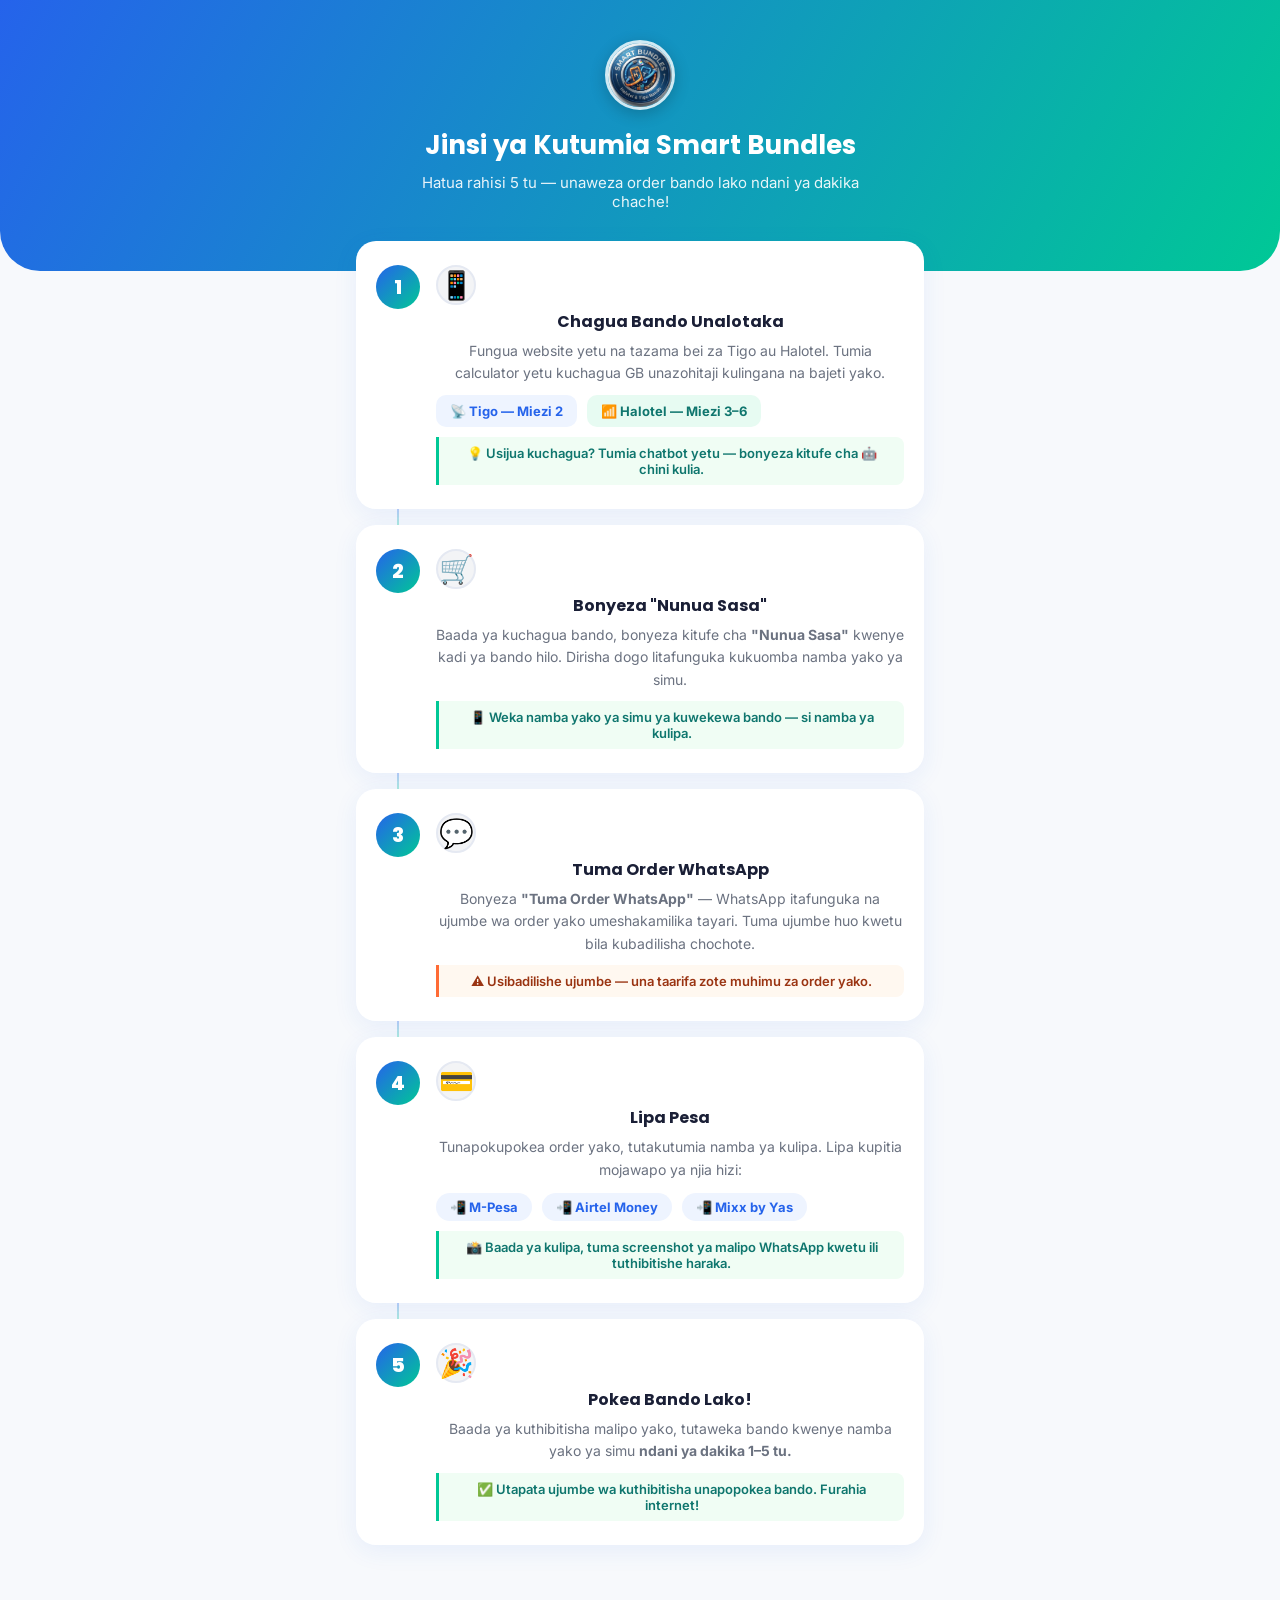
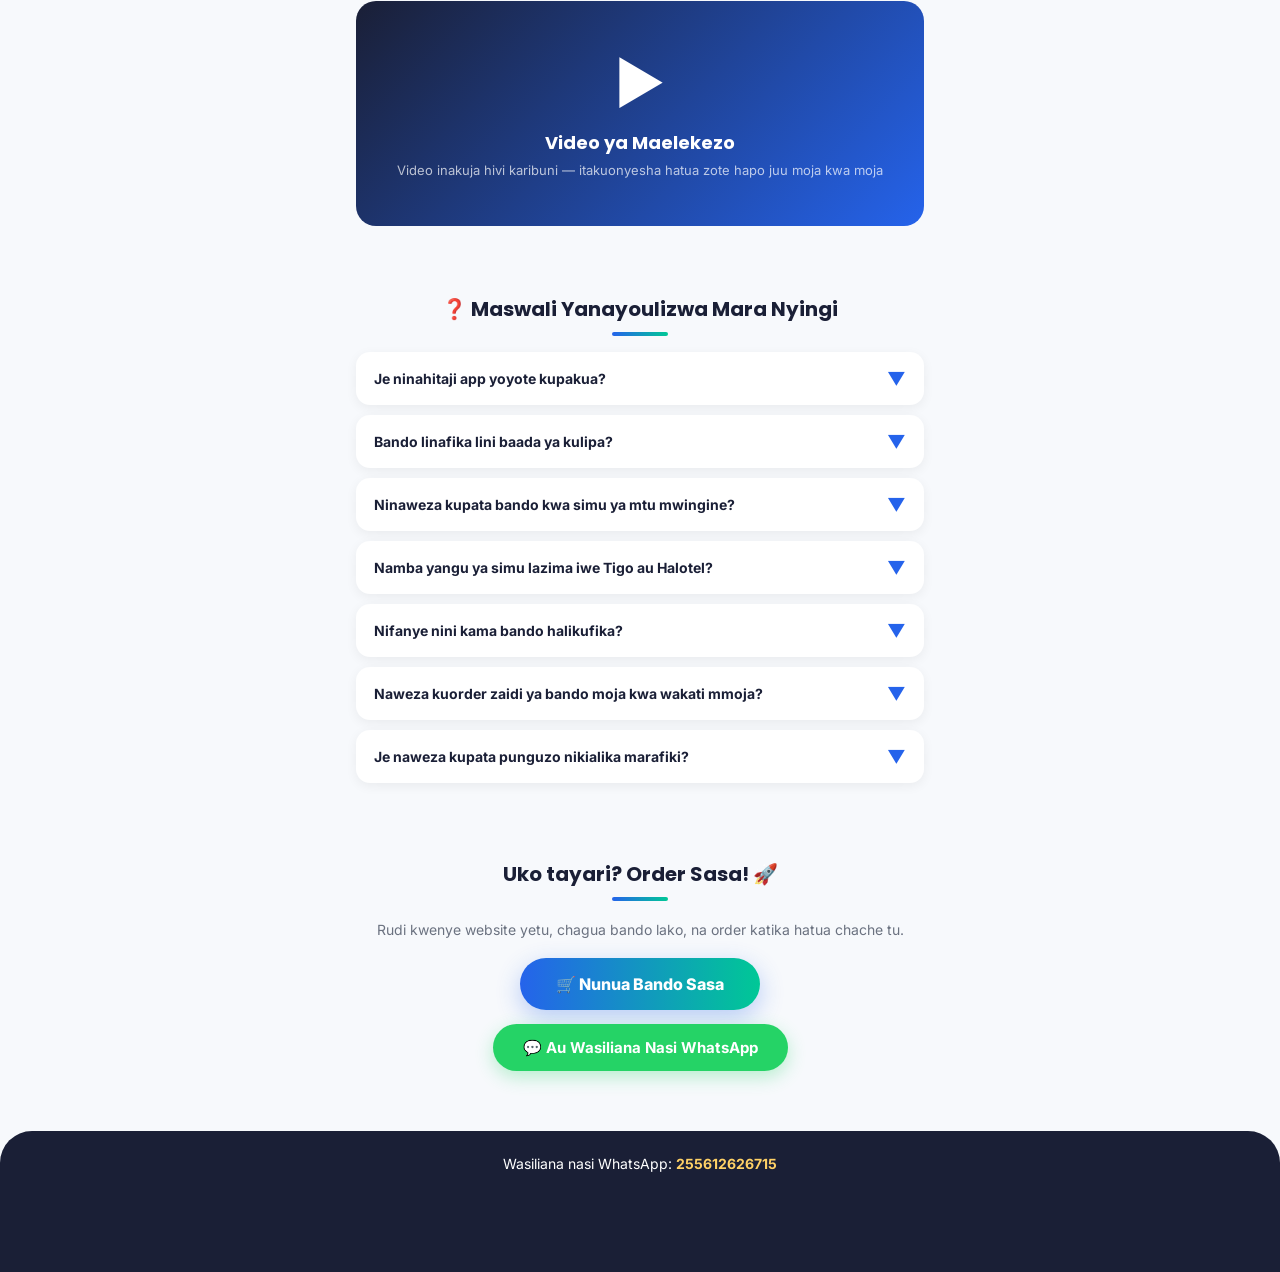
<file: jinsi.html>
<!DOCTYPE html>
<html lang="sw">
<head>
    <meta charset="UTF-8">
    <meta name="viewport" content="width=device-width, initial-scale=1.0">
    <title>Jinsi ya Kutumia Smart Bundles</title>
    <link rel="preconnect" href="https://fonts.googleapis.com">
    <link rel="preconnect" href="https://fonts.gstatic.com" crossorigin>
    <link href="https://fonts.googleapis.com/css2?family=Poppins:wght@600;700;800&family=Inter:wght@400;500;600;700&display=swap" rel="stylesheet">
    <link rel="stylesheet" href="style.css">
    <link rel="icon" href="images/logo.png" type="image/png">
    <style>
        /* ===== PAGE SPECIFIC STYLES ===== */
        .guide-hero {
            background: linear-gradient(120deg, #2563EB 0%, #00C896 100%);
            color: white;
            padding: 40px 20px 60px;
            text-align: center;
            border-radius: 0 0 40px 40px;
        }
        .guide-hero h1 {
            font-size: 26px;
            margin: 12px 0 8px;
        }
        .guide-hero p {
            font-size: 15px;
            opacity: 0.9;
            max-width: 480px;
            margin: 0 auto;
        }
        .guide-logo {
            width: 70px; height: 70px;
            border-radius: 50%;
            border: 3px solid rgba(255,255,255,0.8);
            box-shadow: 0 4px 16px rgba(0,0,0,0.2);
        }

        /* ===== STEP CARDS ===== */
        .steps-wrap {
            max-width: 600px;
            margin: -30px auto 0;
            padding: 0 16px 40px;
        }
        .step-card {
            background: white;
            border-radius: 20px;
            padding: 24px 20px;
            margin-bottom: 16px;
            box-shadow: 0 6px 24px rgba(37,99,235,0.08);
            display: flex;
            gap: 16px;
            align-items: flex-start;
            position: relative;
            animation: fadeUp 0.4s ease both;
        }
        .step-card:nth-child(1){ animation-delay: 0.05s; }
        .step-card:nth-child(2){ animation-delay: 0.10s; }
        .step-card:nth-child(3){ animation-delay: 0.15s; }
        .step-card:nth-child(4){ animation-delay: 0.20s; }
        .step-card:nth-child(5){ animation-delay: 0.25s; }

        @keyframes fadeUp {
            from { opacity:0; transform: translateY(18px); }
            to   { opacity:1; transform: translateY(0); }
        }

        .step-num {
            width: 44px; height: 44px;
            border-radius: 50%;
            background: linear-gradient(135deg, #2563EB, #00C896);
            color: white;
            font-family: 'Poppins', sans-serif;
            font-size: 20px;
            font-weight: 800;
            display: flex;
            align-items: center;
            justify-content: center;
            flex-shrink: 0;
        }
        .step-body { flex: 1; }
        .step-body h3 {
            font-size: 16px;
            margin: 0 0 6px;
            color: #1A1F36;
        }
        .step-body p {
            font-size: 14px;
            color: #6B7280;
            margin: 0;
            line-height: 1.6;
        }
        .step-body .step-note {
            margin-top: 10px;
            background: #F0FDF4;
            border-left: 3px solid #00C896;
            padding: 8px 12px;
            border-radius: 0 8px 8px 0;
            font-size: 13px;
            color: #0F766E;
            font-weight: 600;
        }
        .step-body .step-warn {
            margin-top: 10px;
            background: #FFF8F0;
            border-left: 3px solid #FF6B35;
            padding: 8px 12px;
            border-radius: 0 8px 8px 0;
            font-size: 13px;
            color: #9A3412;
            font-weight: 600;
        }
        .step-icon {
            font-size: 28px;
            margin-bottom: 4px;
        }

        /* connector line between steps */
        .step-card:not(:last-child)::after {
            content: '';
            position: absolute;
            left: 41px;
            bottom: -16px;
            width: 2px;
            height: 16px;
            background: linear-gradient(to bottom, #2563EB, #00C896);
            opacity: 0.3;
        }

        /* ===== PAYMENT METHODS ===== */
        .pay-methods {
            display: flex;
            gap: 10px;
            flex-wrap: wrap;
            margin-top: 12px;
        }
        .pay-chip {
            background: #EEF4FF;
            color: #2563EB;
            border-radius: 50px;
            padding: 6px 14px;
            font-size: 13px;
            font-weight: 700;
        }

        /* ===== FAQ SECTION ===== */
        .faq-section {
            max-width: 600px;
            margin: 0 auto 40px;
            padding: 0 16px;
        }
        .faq-section h2 {
            font-size: 20px;
            text-align: center;
            margin-bottom: 16px;
            color: #1A1F36;
        }
        .faq-item {
            background: white;
            border-radius: 14px;
            margin-bottom: 10px;
            box-shadow: 0 3px 12px rgba(0,0,0,0.06);
            overflow: hidden;
        }
        .faq-q {
            padding: 16px 18px;
            font-weight: 700;
            font-size: 14px;
            cursor: pointer;
            display: flex;
            justify-content: space-between;
            align-items: center;
            color: #1A1F36;
            user-select: none;
        }
        .faq-q:hover { background: #F8FAFF; }
        .faq-arrow {
            font-size: 18px;
            transition: transform 0.25s;
            color: #2563EB;
            flex-shrink: 0;
        }
        .faq-a {
            display: none;
            padding: 0 18px 16px;
            font-size: 14px;
            color: #6B7280;
            line-height: 1.7;
            border-top: 1px solid #F0F2F7;
        }
        .faq-item.open .faq-a { display: block; }
        .faq-item.open .faq-arrow { transform: rotate(180deg); }

        /* ===== NETWORK BADGES ===== */
        .network-row {
            display: flex;
            gap: 10px;
            margin-top: 10px;
            flex-wrap: wrap;
        }
        .net-badge {
            border-radius: 10px;
            padding: 8px 14px;
            font-size: 13px;
            font-weight: 700;
        }
        .net-tigo { background: #EEF4FF; color: #2563EB; }
        .net-halo { background: #E7FBF2; color: #0F766E; }

        /* ===== CTA BOTTOM ===== */
        .cta-bottom {
            max-width: 600px;
            margin: 0 auto 60px;
            padding: 0 16px;
            text-align: center;
        }
        .cta-bottom h2 {
            font-size: 20px;
            margin-bottom: 6px;
        }
        .cta-bottom p {
            font-size: 14px;
            color: #6B7280;
            margin-bottom: 20px;
        }
        .cta-btn {
            display: inline-block;
            background: linear-gradient(90deg, #2563EB, #00C896);
            color: white;
            padding: 16px 36px;
            border-radius: 50px;
            font-weight: 800;
            font-size: 16px;
            text-decoration: none;
            box-shadow: 0 8px 24px rgba(37,99,235,0.3);
            transition: transform 0.2s, filter 0.2s;
        }
        .cta-btn:hover {
            transform: translateY(-2px);
            filter: brightness(1.06);
        }
        .wa-cta {
            display: inline-block;
            margin-top: 14px;
            background: #25D366;
            color: white;
            padding: 14px 30px;
            border-radius: 50px;
            font-weight: 700;
            font-size: 15px;
            text-decoration: none;
            box-shadow: 0 6px 18px rgba(37,211,102,0.3);
        }

        /* ===== VIDEO SECTION ===== */
        .video-section {
            max-width: 600px;
            margin: 0 auto 32px;
            padding: 0 16px;
        }
        .video-placeholder {
            background: linear-gradient(135deg, #1A1F36, #2563EB);
            border-radius: 20px;
            padding: 48px 20px;
            text-align: center;
            color: white;
        }
        .video-placeholder .play-icon {
            font-size: 56px;
            margin-bottom: 12px;
        }
        .video-placeholder h3 { font-size: 18px; margin: 0 0 6px; }
        .video-placeholder p { font-size: 13px; opacity: 0.7; margin: 0; }

        /* responsive */
        @media (max-width: 480px) {
            .guide-hero h1 { font-size: 22px; }
            .step-card { padding: 18px 14px; gap: 12px; }
            .step-num { width: 38px; height: 38px; font-size: 17px; }
        }
    </style>
</head>
<body>

<!-- HERO -->
<div class="guide-hero">
    <img src="images/logo.png" class="guide-logo" alt="Smart Bundles">
    <h1>Jinsi ya Kutumia Smart Bundles</h1>
    <p>Hatua rahisi 5 tu — unaweza order bando lako ndani ya dakika chache!</p>
</div>

<!-- STEPS -->
<div class="steps-wrap">

    <!-- STEP 1 -->
    <div class="step-card">
        <div class="step-num">1</div>
        <div class="step-body">
            <div class="step-icon">📱</div>
            <h3>Chagua Bando Unalotaka</h3>
            <p>Fungua website yetu na tazama bei za Tigo au Halotel. Tumia calculator yetu kuchagua GB unazohitaji kulingana na bajeti yako.</p>
            <div class="network-row">
                <span class="net-badge net-tigo">📡 Tigo — Miezi 2</span>
                <span class="net-badge net-halo">📶 Halotel — Miezi 3–6</span>
            </div>
            <div class="step-note">💡 Usijua kuchagua? Tumia chatbot yetu — bonyeza kitufe cha 🤖 chini kulia.</div>
        </div>
    </div>

    <!-- STEP 2 -->
    <div class="step-card">
        <div class="step-num">2</div>
        <div class="step-body">
            <div class="step-icon">🛒</div>
            <h3>Bonyeza "Nunua Sasa"</h3>
            <p>Baada ya kuchagua bando, bonyeza kitufe cha <strong>"Nunua Sasa"</strong> kwenye kadi ya bando hilo. Dirisha dogo litafunguka kukuomba namba yako ya simu.</p>
            <div class="step-note">📱 Weka namba yako ya simu ya kuwekewa bando — si namba ya kulipa.</div>
        </div>
    </div>

    <!-- STEP 3 -->
    <div class="step-card">
        <div class="step-num">3</div>
        <div class="step-body">
            <div class="step-icon">💬</div>
            <h3>Tuma Order WhatsApp</h3>
            <p>Bonyeza <strong>"Tuma Order WhatsApp"</strong> — WhatsApp itafunguka na ujumbe wa order yako umeshakamilika tayari. Tuma ujumbe huo kwetu bila kubadilisha chochote.</p>
            <div class="step-warn">⚠️ Usibadilishe ujumbe — una taarifa zote muhimu za order yako.</div>
        </div>
    </div>

    <!-- STEP 4 -->
    <div class="step-card">
        <div class="step-num">4</div>
        <div class="step-body">
            <div class="step-icon">💳</div>
            <h3>Lipa Pesa</h3>
            <p>Tunapokupokea order yako, tutakutumia namba ya kulipa. Lipa kupitia mojawapo ya njia hizi:</p>
            <div class="pay-methods">
                <span class="pay-chip">📲 M-Pesa</span>
                <span class="pay-chip">📲 Airtel Money</span>
                <span class="pay-chip">📲 Mixx by Yas</span>
            </div>
            <div class="step-note">📸 Baada ya kulipa, tuma screenshot ya malipo WhatsApp kwetu ili tuthibitishe haraka.</div>
        </div>
    </div>

    <!-- STEP 5 -->
    <div class="step-card">
        <div class="step-num">5</div>
        <div class="step-body">
            <div class="step-icon">🎉</div>
            <h3>Pokea Bando Lako!</h3>
            <p>Baada ya kuthibitisha malipo yako, tutaweka bando kwenye namba yako ya simu <strong>ndani ya dakika 1–5 tu.</strong></p>
            <div class="step-note">✅ Utapata ujumbe wa kuthibitisha unapopokea bando. Furahia internet!</div>
        </div>
    </div>

</div>

<!-- VIDEO PLACEHOLDER -->
<div class="video-section">
    <div class="video-placeholder">
        <div class="play-icon">▶️</div>
        <h3>Video ya Maelekezo</h3>
        <p>Video inakuja hivi karibuni — itakuonyesha hatua zote hapo juu moja kwa moja</p>
    </div>
</div>

<!-- FAQ -->
<div class="faq-section">
    <h2>❓ Maswali Yanayoulizwa Mara Nyingi</h2>

    <div class="faq-item">
        <div class="faq-q" onclick="toggleFaq(this)">
            Je ninahitaji app yoyote kupakua?
            <span class="faq-arrow">▼</span>
        </div>
        <div class="faq-a">Hapana! Unahitaji tu WhatsApp (ambayo tayari una) na njia ya kulipa kama M-Pesa. Hakuna app ya kupakua.</div>
    </div>

    <div class="faq-item">
        <div class="faq-q" onclick="toggleFaq(this)">
            Bando linafika lini baada ya kulipa?
            <span class="faq-arrow">▼</span>
        </div>
        <div class="faq-a">Tunatuma bando ndani ya dakika 1–5 baada ya kuthibitisha malipo yako. Kama umepita dakika 10 bila kupokea, wasiliana nasi moja kwa moja WhatsApp.</div>
    </div>

    <div class="faq-item">
        <div class="faq-q" onclick="toggleFaq(this)">
            Ninaweza kupata bando kwa simu ya mtu mwingine?
            <span class="faq-arrow">▼</span>
        </div>
        <div class="faq-a">Ndiyo! Wakati wa order, weka namba ya simu unayotaka kuwekewa bando — si lazima iwe namba yako mwenyewe. Unaweza kuwekea mke, mtoto, au rafiki yako.</div>
    </div>

    <div class="faq-item">
        <div class="faq-q" onclick="toggleFaq(this)">
            Namba yangu ya simu lazima iwe Tigo au Halotel?
            <span class="faq-arrow">▼</span>
        </div>
        <div class="faq-a">Ndiyo — tunaomba ujulishe ni mtandao gani unaoambia namba yako. Bando la Tigo linawekwa kwenye Tigo tu, na Halotel kwenye Halotel tu.</div>
    </div>

    <div class="faq-item">
        <div class="faq-q" onclick="toggleFaq(this)">
            Nifanye nini kama bando halikufika?
            <span class="faq-arrow">▼</span>
        </div>
        <div class="faq-a">Wasiliana nasi moja kwa moja WhatsApp na screenshot ya malipo yako. Tutasuluhisha tatizo au kurudisha pesa yako — hakuna wasiwasi.</div>
    </div>

    <div class="faq-item">
        <div class="faq-q" onclick="toggleFaq(this)">
            Naweza kuorder zaidi ya bando moja kwa wakati mmoja?
            <span class="faq-arrow">▼</span>
        </div>
        <div class="faq-a">Ndiyo! Unaweza kuorder idadi yoyote ya bando. Tuma orders moja moja au tuambie WhatsApp unataka GB ngapi — tutakusaidia kupanga.</div>
    </div>

    <div class="faq-item">
        <div class="faq-q" onclick="toggleFaq(this)">
            Je naweza kupata punguzo nikialika marafiki?
            <span class="faq-arrow">▼</span>
        </div>
        <div class="faq-a">Ndiyo! Tumia Referral System yetu — nenda sehemu ya "Shirikisha Rafiki" kwenye website, pata code yako ya kipekee, na ukishirikisha rafiki akanunua, unapata punguzo la 500 TZS kwenye bando lako lijalo!</div>
    </div>

</div>

<!-- CTA -->
<div class="cta-bottom">
    <h2>Uko tayari? Order Sasa! 🚀</h2>
    <p>Rudi kwenye website yetu, chagua bando lako, na order katika hatua chache tu.</p>
    <a href="index.html" class="cta-btn">🛒 Nunua Bando Sasa</a>
    <br>
    <a href="https://wa.me/255612626715?text=Habari%2C%20ninahitaji%20msaada%20wa%20kuorder%20bando" 
       class="wa-cta" target="_blank" rel="noopener">
        💬 Au Wasiliana Nasi WhatsApp
    </a>
</div>

<footer>
    <p>Wasiliana nasi WhatsApp:
        <a href="https://wa.me/255612626715" target="_blank" rel="noopener">255612626715</a>
    </p>
</footer>

<script>
function toggleFaq(el) {
    var item = el.parentElement;
    var wasOpen = item.classList.contains('open');
    document.querySelectorAll('.faq-item').forEach(function(i){ i.classList.remove('open'); });
    if (!wasOpen) item.classList.add('open');
}
</script>

</body>
</html>
</file>
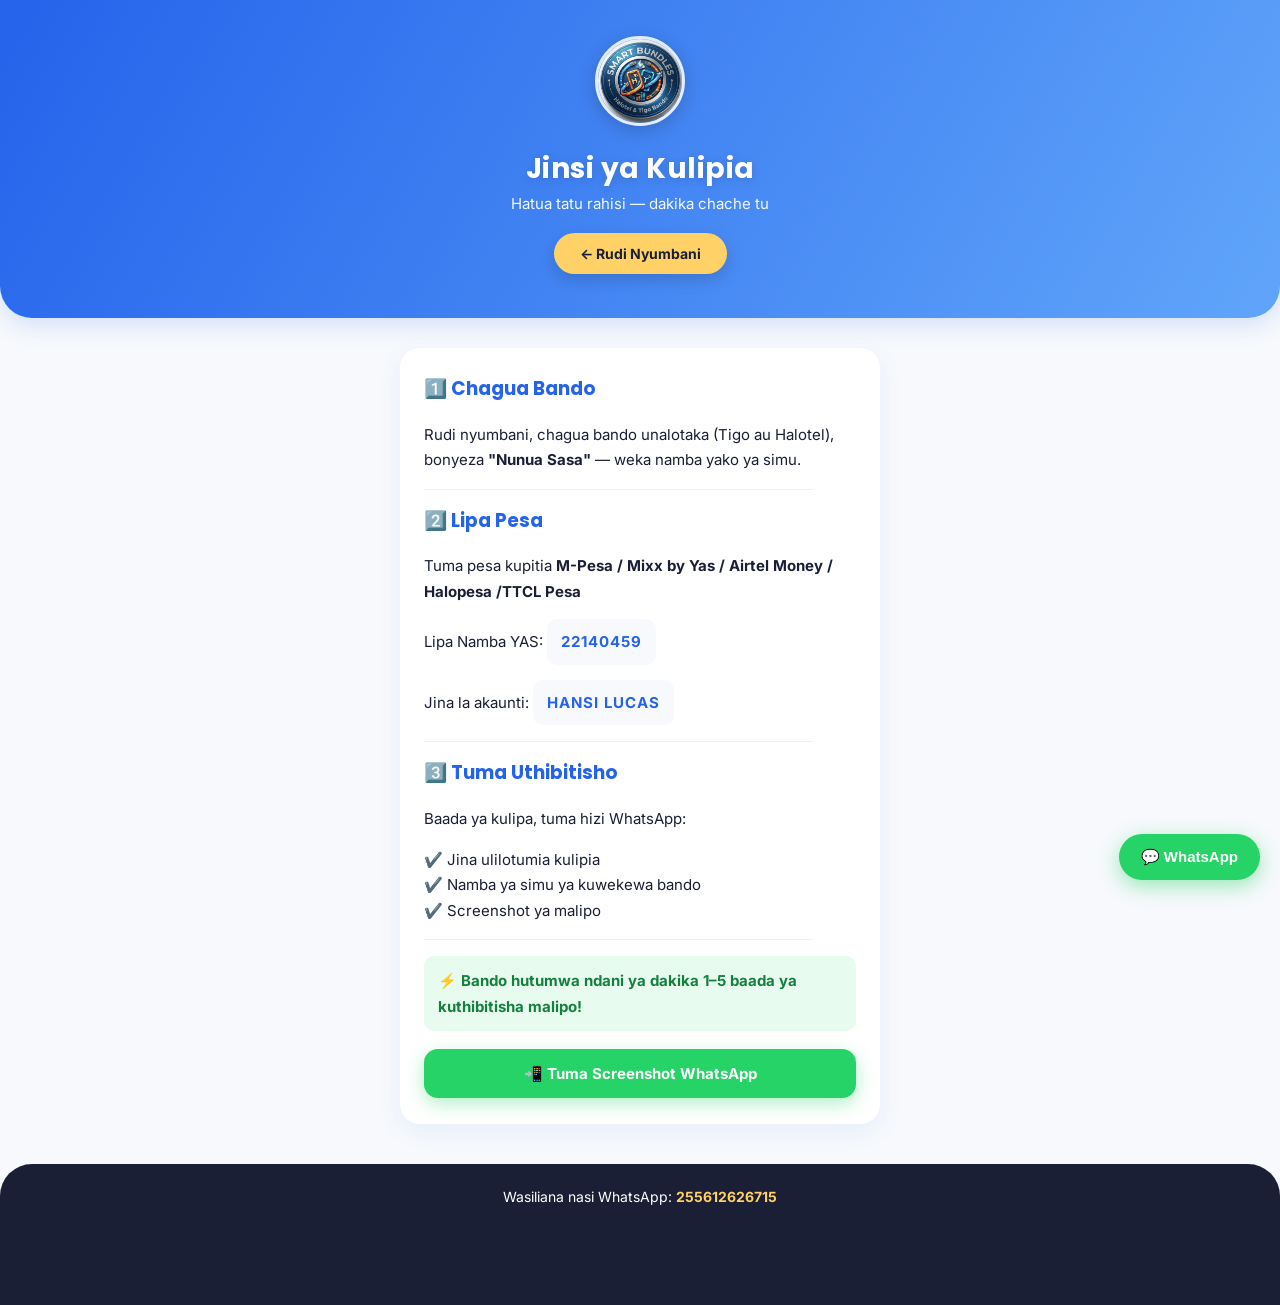
<file: payment.html>
<!DOCTYPE html>
<html lang="sw">
<head>
<meta charset="UTF-8">
<meta name="viewport" content="width=device-width, initial-scale=1.0">
<title>Jinsi ya Kulipia — Smart Bundles</title>
<link rel="preconnect" href="https://fonts.googleapis.com">
<link rel="preconnect" href="https://fonts.gstatic.com" crossorigin>
<link href="https://fonts.googleapis.com/css2?family=Poppins:wght@600;700;800&family=Inter:wght@400;500;600;700&display=swap" rel="stylesheet">
<link rel="stylesheet" href="style.css">
<link rel="icon" href="images/logo.png" type="image/png">
</head>
<body>

<header>
    <img src="images/logo.png" class="logo" alt="Smart Bundles Logo">
    <h1>Jinsi ya Kulipia</h1>
    <p>Hatua tatu rahisi — dakika chache tu</p>
    <a href="index.html" class="pay-btn">← Rudi Nyumbani</a>
</header>

<div class="payment-card">
    <h3>1️⃣ Chagua Bando</h3>
    <p>Rudi nyumbani, chagua bando unalotaka (Tigo au Halotel), bonyeza <strong>"Nunua Sasa"</strong> — weka namba yako ya simu.</p>

    <hr style="border:none;height:1px;background:#EEF2F9;margin:16px 0">

    <h3>2️⃣ Lipa Pesa</h3>
    <p>Tuma pesa kupitia <strong>M-Pesa / Mixx by Yas / Airtel Money / Halopesa /TTCL Pesa</strong></p>
    <p>Lipa Namba YAS: <span class="highlight">22140459</span></p>
    <p>Jina la akaunti: <span class="highlight">HANSI LUCAS</span></p>

    <hr style="border:none;height:1px;background:#EEF2F9;margin:16px 0">

    <h3>3️⃣ Tuma Uthibitisho</h3>
    <p>Baada ya kulipa, tuma hizi WhatsApp:</p>
    <p>✔️ Jina ulilotumia kulipia<br>
       ✔️ Namba ya simu ya kuwekewa bando<br>
       ✔️ Screenshot ya malipo</p>

    <hr style="border:none;height:1px;background:#EEF2F9;margin:16px 0">

    <p class="success">⚡ Bando hutumwa ndani ya dakika 1–5 baada ya kuthibitisha malipo!</p>

    <a href="https://wa.me/255612626715?text=Habari%21%20Nimemaliza%20kulipa%20bando.%20Hii%20ni%20taarifa%20yangu%3A"
       class="wa-btn" target="_blank" rel="noopener"
       style="display:block;text-align:center;margin-top:18px;border-radius:14px;padding:15px">
        📲 Tuma Screenshot WhatsApp
    </a>
</div>

<footer>
    <p>Wasiliana nasi WhatsApp:
        <a href="https://wa.me/255612626715" target="_blank" rel="noopener">255612626715</a>
    </p>
</footer>

<div class="wa-wrapper">
    <div id="waOptions" class="wa-options">
        <a href="https://wa.me/255612626715?text=Habari%2C%20ninahitaji%20bando" target="_blank">📦 Ninahitaji bando</a>
        <a href="https://wa.me/255612626715?text=Habari%2C%20je%20bado%20bando%20zipo%3F" target="_blank">⚡ Bado bando zipo?</a>
        <a href="https://wa.me/255612626715?text=Habari%2C%20naomba%20ofa%20za%20leo" target="_blank">🔥 Ofa za leo</a>
    </div>
    <button class="wa-float" onclick="toggleWA()">💬 WhatsApp</button>
</div>

<script>
function toggleWA() {
    var menu = document.getElementById("waOptions");
    menu.style.display = (menu.style.display === "block") ? "none" : "block";
}
document.addEventListener("click", function(e) {
    var wrapper = document.querySelector(".wa-wrapper");
    var menu = document.getElementById("waOptions");
    if (menu.style.display === "block" && !wrapper.contains(e.target)) {
        menu.style.display = "none";
    }
});
</script>

</body>
</html>
</file>
<file: style.css>
/* ============================================
   SMART BUNDLES — Modern Bright Theme
   ============================================ */

:root {
    --blue: #2563EB;
    --blue-light: #60A5FA;
    --tigo: #FF6B35;
    --halotel: #00C896;
    --yellow: #FFD166;
    --bg: #F7F9FC;
    --card-bg: #FFFFFF;
    --text: #1A1F36;
    --text-light: #6B7280;
    --radius: 16px;
    --shadow: 0 8px 24px rgba(37, 99, 235, 0.08);
    --shadow-hover: 0 14px 32px rgba(37, 99, 235, 0.16);
}

* {
    box-sizing: border-box;
}

body {
    font-family: 'Inter', Arial, sans-serif;
    margin: 0;
    background: var(--bg);
    color: var(--text);
    text-align: center;
    -webkit-text-size-adjust: 100%;
}

h1, h2, h3, h4 {
    font-family: 'Poppins', 'Inter', Arial, sans-serif;
    font-weight: 700;
}

/* ============ HEADER ============ */
header {
    background: linear-gradient(120deg, var(--blue) 0%, var(--blue-light) 50%, var(--halotel) 100%);
    background-size: 200% 200%;
    animation: gradientShift 8s ease infinite;
    color: white;
    padding: 36px 20px 44px;
    border-radius: 0 0 32px 32px;
    box-shadow: 0 6px 24px rgba(37,99,235,0.18);
    position: relative;
    overflow: hidden;
}

@keyframes gradientShift {
    0% { background-position: 0% 50%; }
    50% { background-position: 100% 50%; }
    100% { background-position: 0% 50%; }
}

.logo {
    width: 90px;
    height: 90px;
    border-radius: 50%;
    margin-bottom: 12px;
    border: 3px solid rgba(255,255,255,0.85);
    box-shadow: 0 4px 18px rgba(0,0,0,0.18);
}

header h1 {
    margin: 6px 0 4px;
    font-size: 28px;
    letter-spacing: 0.5px;
    text-shadow: 0 2px 10px rgba(0,0,0,0.15);
}

header p {
    margin: 0 0 14px;
    font-size: 15px;
    opacity: 0.95;
}

.pay-btn {
    display: inline-block;
    margin-top: 6px;
    padding: 12px 26px;
    background: var(--yellow);
    color: #1A1F36;
    text-decoration: none;
    border-radius: 50px;
    font-weight: 700;
    font-size: 14px;
    box-shadow: 0 6px 16px rgba(0,0,0,0.15);
    transition: transform 0.2s, box-shadow 0.2s;
}

.pay-btn:hover {
    transform: translateY(-2px) scale(1.03);
    box-shadow: 0 10px 22px rgba(0,0,0,0.2);
}

/* ============ SEARCH ============ */
#search {
    width: 86%;
    max-width: 420px;
    padding: 14px 18px;
    margin: 24px auto 10px;
    display: block;
    border-radius: 50px;
    border: 2px solid #E5E9F2;
    font-size: 15px;
    outline: none;
    transition: border-color 0.2s, box-shadow 0.2s;
    background: white;
}

#search:focus {
    border-color: var(--blue);
    box-shadow: 0 0 0 4px rgba(37,99,235,0.12);
}

/* ============ TRUST ============ */
.trust {
    background: linear-gradient(135deg, #E7FBF2, #E0F7FA);
    margin: 20px auto;
    max-width: 600px;
    padding: 16px 20px;
    border-radius: var(--radius);
    box-shadow: var(--shadow);
}

.trust p {
    margin: 6px 0;
    font-size: 14px;
    font-weight: 600;
    color: #0F766E;
}

/* ============ WHATSAPP JOIN BANNER ============ */
.whatsapp-join {
    background: linear-gradient(135deg, #E9FBE9, #D8F8E2);
    padding: 24px 20px;
    margin: 30px auto;
    max-width: 600px;
    border-radius: var(--radius);
    box-shadow: var(--shadow);
}

.whatsapp-join h2 {
    color: #128C7E;
    margin-top: 0;
    font-size: 20px;
}

.whatsapp-join p {
    font-size: 14px;
    line-height: 1.7;
    color: var(--text-light);
}

.wa-btn {
    display: inline-block;
    margin-top: 14px;
    padding: 14px 28px;
    background: #25D366;
    color: white;
    text-decoration: none;
    border-radius: 50px;
    font-weight: 700;
    font-size: 15px;
    box-shadow: 0 6px 18px rgba(37,211,102,0.35);
    animation: pulse 2.4s infinite;
}

.wa-btn:hover {
    background: #128C7E;
}

/* ============ SECTION TITLES ============ */
h2 {
    font-size: 22px;
    margin: 36px 16px 10px;
    color: var(--text);
    position: relative;
    display: inline-block;
}

h2::after {
    content: '';
    display: block;
    width: 56px;
    height: 4px;
    margin: 8px auto 0;
    background: linear-gradient(90deg, var(--blue), var(--halotel));
    border-radius: 4px;
}

/* ============ STOCK BANNERS ============ */
.network-stock {
    width: 90%;
    max-width: 500px;
    margin: 14px auto;
    text-align: center;
    font-weight: 700;
    font-size: 15px;
    border-radius: 12px;
    padding: 10px;
}

.tigo-stock {
    background: #FFF1EA;
    color: var(--tigo);
    border: 1px solid #FFD9C4;
    animation: pulse 2.5s infinite;
}

.halotel-stock {
    background: #FFE9E9;
    color: #E11D48;
    border: 1px solid #FFC9C9;
    font-weight: 900;
    font-size: 16px;
    animation: pulse 1.6s infinite;
}

.warning {
    color: #E11D48;
    font-weight: 700;
    font-size: 14px;
    margin: 10px auto 18px;
}

@keyframes pulse {
    0% { transform: scale(1); opacity: 1; }
    50% { transform: scale(1.03); opacity: 0.85; }
    100% { transform: scale(1); opacity: 1; }
}

/* ============ CONTAINERS & CARDS ============ */
.container {
    display: flex;
    flex-wrap: wrap;
    justify-content: center;
    gap: 14px;
    padding: 0 16px;
    margin-bottom: 10px;
}

.card {
    background: var(--card-bg);
    padding: 18px 16px;
    width: 160px;
    border-radius: var(--radius);
    box-shadow: var(--shadow);
    transition: transform 0.25s, box-shadow 0.25s;
    position: relative;
    overflow: hidden;
    border: 1px solid #EEF2F9;
}

.container .card::before {
    content: '';
    position: absolute;
    top: 0; left: 0;
    width: 100%;
    height: 5px;
    background: linear-gradient(90deg, var(--blue), var(--halotel));
}

.card:hover {
    transform: translateY(-6px) scale(1.03);
    box-shadow: var(--shadow-hover);
}

.card h3 {
    margin: 6px 0 4px;
    font-size: 22px;
    color: var(--blue);
}

.card p {
    margin: 4px 0 12px;
    font-size: 16px;
    font-weight: 700;
    color: var(--text);
}

.card button {
    width: 100%;
    background: linear-gradient(90deg, var(--blue), var(--blue-light));
    color: white;
    padding: 11px;
    border: none;
    border-radius: 10px;
    font-weight: 700;
    font-size: 13px;
    cursor: pointer;
    transition: transform 0.15s, filter 0.15s;
}

.card button:hover {
    filter: brightness(1.08);
    transform: scale(1.02);
}

.card button.loading {
    background: #CBD5E1;
    color: #475569;
    cursor: not-allowed;
}

/* ============ REVIEWS SLIDER ============ */
.review-container {
    position: relative;
    max-width: 520px;
    margin: 24px auto;
    padding: 0 16px;
    overflow: hidden;
}

.review-slide {
    display: none;
    background: var(--card-bg);
    padding: 22px;
    border-radius: var(--radius);
    box-shadow: var(--shadow);
    text-align: center;
    animation: slideFade 0.7s ease;
}

.review-slide.active {
    display: block;
}

.review-slide .stars {
    color: var(--yellow);
    font-size: 20px;
    margin-bottom: 10px;
    filter: drop-shadow(0 1px 2px rgba(0,0,0,0.15));
}

.review-slide p {
    font-size: 15px;
    line-height: 1.6;
    color: var(--text);
}

.review-slide h4 {
    margin-top: 10px;
    color: var(--blue);
    font-size: 15px;
}

@keyframes slideFade {
    from { opacity: 0; transform: translateX(30px); }
    to { opacity: 1; transform: translateX(0); }
}

.dots {
    text-align: center;
    margin-top: 14px;
}

.dot {
    height: 10px;
    width: 10px;
    margin: 0 5px;
    display: inline-block;
    background: #D1D5DB;
    border-radius: 50%;
    transition: background 0.3s, transform 0.3s;
}

.dot.active {
    background: var(--blue);
    transform: scale(1.25);
}

/* ============ REVIEW FORM ============ */
.review-form {
    background: var(--card-bg);
    padding: 28px 22px;
    margin: 40px auto;
    width: 90%;
    max-width: 480px;
    border-radius: 20px;
    box-shadow: var(--shadow);
}

.review-form h2 {
    color: var(--blue);
    margin-top: 0;
}

.review-form input,
.review-form textarea {
    width: 100%;
    margin: 10px 0;
    padding: 13px 16px;
    border-radius: 12px;
    border: 2px solid #E5E9F2;
    font-family: inherit;
    font-size: 14px;
    outline: none;
    transition: border-color 0.2s;
}

.review-form input:focus,
.review-form textarea:focus {
    border-color: var(--blue);
}

.review-form textarea {
    height: 100px;
    resize: none;
}

.star-select {
    margin: 10px 0;
}

.star-select span {
    font-size: 28px;
    cursor: pointer;
    color: #D1D5DB;
    transition: transform 0.15s, color 0.15s;
    display: inline-block;
}

.star-select span:hover {
    color: var(--yellow);
    transform: scale(1.2);
}

#submitBtn {
    width: 100%;
    margin-top: 8px;
    padding: 14px;
    background: linear-gradient(90deg, var(--blue), var(--halotel));
    color: white;
    border: none;
    border-radius: 12px;
    font-weight: 700;
    font-size: 15px;
    cursor: pointer;
    transition: filter 0.2s, transform 0.2s;
}

#submitBtn:hover {
    filter: brightness(1.06);
    transform: translateY(-1px);
}

/* ============ REVIEWS LIST ============ */
hr {
    border: none;
    height: 1px;
    background: #E5E9F2;
    width: 90%;
    max-width: 600px;
    margin: 20px auto;
}

#reviews {
    margin: 20px auto 40px;
    width: 90%;
    max-width: 600px;
}

.review-card {
    background: var(--card-bg);
    margin: 14px 0;
    padding: 20px;
    border-radius: var(--radius);
    box-shadow: var(--shadow);
    text-align: left;
    animation: fadeIn 0.5s ease-in-out;
    transition: transform 0.2s, box-shadow 0.2s;
}

.review-card:hover {
    transform: scale(1.01);
    box-shadow: var(--shadow-hover);
}

.review-card h4 {
    color: var(--blue);
    margin: 6px 0 0;
    font-size: 14px;
}

.review-card .stars {
    color: var(--yellow);
    font-size: 16px;
}

@keyframes fadeIn {
    from { opacity: 0; transform: translateY(10px); }
    to { opacity: 1; transform: translateY(0); }
}

/* ============ FOOTER ============ */
footer {
    background: var(--text);
    color: white;
    padding: 24px 16px 100px;
    margin-top: 40px;
    border-radius: 32px 32px 0 0;
}

footer p {
    margin: 0;
    font-size: 14px;
}

footer a {
    color: var(--yellow);
    text-decoration: none;
    font-weight: 700;
}

/* ============ FLOATING WHATSAPP ============ */
.wa-wrapper {
    position: fixed;
    bottom: 20px;
    right: 20px;
    z-index: 1000;
    display: flex;
    flex-direction: column;
    align-items: flex-end;
}

.wa-float {
    background: #25D366;
    color: white;
    border: none;
    padding: 14px 22px;
    border-radius: 50px;
    cursor: pointer;
    font-weight: 700;
    font-size: 15px;
    box-shadow: 0 6px 20px rgba(37,211,102,0.45);
    animation: pulse 2s infinite;
    -webkit-tap-highlight-color: transparent;
}

.wa-options {
    display: none;
    margin-bottom: 10px;
    background: white;
    border-radius: 14px;
    box-shadow: 0 10px 30px rgba(0,0,0,0.18);
    overflow: hidden;
    min-width: 230px;
}

.wa-options a {
    display: block;
    padding: 13px 16px;
    text-decoration: none;
    color: var(--text);
    border-bottom: 1px solid #F0F2F7;
    font-size: 14px;
    font-weight: 600;
    text-align: left;
    transition: background 0.15s;
}

.wa-options a:last-child {
    border-bottom: none;
}

.wa-options a:hover {
    background: var(--bg);
}

/* ============ PAYMENT PAGE CARD ============ */
.payment-card {
    background: var(--card-bg);
    margin: 30px auto;
    padding: 26px 24px;
    width: 88%;
    max-width: 480px;
    border-radius: 20px;
    box-shadow: var(--shadow);
    text-align: left;
}

.payment-card h3 {
    color: var(--blue);
    margin-top: 0;
}

.payment-card p {
    font-size: 15px;
    line-height: 1.7;
}

.payment-card .highlight {
    background: var(--bg);
    border-radius: 10px;
    padding: 10px 14px;
    display: inline-block;
    font-weight: 700;
    letter-spacing: 1px;
    color: var(--blue);
}

.payment-card .success {
    color: #15803D;
    font-weight: 700;
    background: #E7FBEF;
    padding: 12px 14px;
    border-radius: 10px;
}

/* ============ RESPONSIVE ============ */
@media (max-width: 600px) {
    body { font-size: 16px; }
    header h1 { font-size: 24px; }
    h2 { font-size: 19px; }
    .card { width: 44%; min-width: 140px; padding: 14px 10px; }
    .card h3 { font-size: 19px; }
    .card p { font-size: 14px; }
    .card button { font-size: 12px; padding: 10px; }
    .wa-float { padding: 12px 18px; font-size: 14px; }
    .wa-options { width: 230px; }
}

/* ============ ACCESSIBILITY ============ */
a:focus-visible,
button:focus-visible,
input:focus-visible,
textarea:focus-visible {
    outline: 3px solid var(--blue);
    outline-offset: 2px;
}

@media (prefers-reduced-motion: reduce) {
    *, *::before, *::after {
        animation-duration: 0.01ms !important;
        animation-iteration-count: 1 !important;
        transition-duration: 0.01ms !important;
    }
}

/* ============ ORDER MODAL ============ */
.modal-overlay {
    display: none;
    position: fixed;
    inset: 0;
    background: rgba(26, 31, 54, 0.55);
    backdrop-filter: blur(4px);
    z-index: 2000;
    justify-content: center;
    align-items: center;
    padding: 16px;
    animation: fadeIn 0.2s ease;
}

.modal-box {
    background: white;
    border-radius: 24px;
    padding: 28px 24px 24px;
    width: 100%;
    max-width: 380px;
    position: relative;
    box-shadow: 0 20px 60px rgba(0,0,0,0.2);
    animation: modalPop 0.25s ease;
    text-align: center;
}

@keyframes modalPop {
    from { opacity: 0; transform: scale(0.92) translateY(20px); }
    to   { opacity: 1; transform: scale(1)    translateY(0); }
}

.modal-close {
    position: absolute;
    top: 14px; right: 16px;
    background: #F3F4F6;
    border: none;
    border-radius: 50%;
    width: 32px; height: 32px;
    font-size: 14px;
    cursor: pointer;
    color: #6B7280;
    line-height: 32px;
    padding: 0;
    transition: background 0.15s;
}

.modal-close:hover {
    background: #E5E9F2;
}

.modal-icon {
    font-size: 40px;
    margin-bottom: 6px;
}

.modal-box h3 {
    margin: 4px 0 2px;
    font-size: 20px;
    color: var(--text);
}

.modal-price {
    color: var(--blue);
    font-weight: 700;
    font-size: 17px;
    margin: 2px 0 12px;
}

.modal-box label {
    display: block;
    text-align: left;
    font-weight: 600;
    font-size: 14px;
    margin-bottom: 8px;
    color: var(--text);
}

.modal-box input[type="tel"] {
    width: 100%;
    padding: 14px 16px;
    border-radius: 12px;
    border: 2px solid #E5E9F2;
    font-size: 16px;
    outline: none;
    transition: border-color 0.2s;
    text-align: center;
    letter-spacing: 1px;
    box-sizing: border-box;
}

.modal-box input[type="tel"]:focus {
    border-color: var(--blue);
    box-shadow: 0 0 0 4px rgba(37,99,235,0.1);
}

.phone-error {
    font-size: 13px;
    color: #E11D48;
    min-height: 20px;
    margin: 6px 0 10px;
}

.modal-wa-btn {
    width: 100%;
    padding: 15px;
    background: linear-gradient(90deg, #25D366, #128C7E);
    color: white;
    border: none;
    border-radius: 14px;
    font-weight: 700;
    font-size: 16px;
    cursor: pointer;
    margin-top: 4px;
    transition: filter 0.2s, transform 0.15s;
    box-shadow: 0 6px 18px rgba(37,211,102,0.3);
}

.modal-wa-btn:hover {
    filter: brightness(1.07);
    transform: translateY(-1px);
}

.modal-wa-btn:disabled {
    background: #CBD5E1;
    color: #64748B;
    cursor: not-allowed;
    box-shadow: none;
    transform: none;
}

.modal-note {
    font-size: 12px;
    color: #9CA3AF;
    margin: 10px 0 0;
}

/* ============ CUSTOM GB CALCULATOR ============ */
.custom-gb-section {
    background: linear-gradient(135deg, #EEF4FF, #E0F7FA);
    border: 2px solid #C7DCF9;
    border-radius: 24px;
    padding: 28px 22px 24px;
    margin: 32px auto 10px;
    max-width: 480px;
    position: relative;
    text-align: center;
    box-shadow: 0 8px 28px rgba(37,99,235,0.1);
}

.custom-gb-badge {
    position: absolute;
    top: -13px;
    left: 50%;
    transform: translateX(-50%);
    background: linear-gradient(90deg, var(--blue), var(--halotel));
    color: white;
    font-size: 11px;
    font-weight: 800;
    letter-spacing: 1.5px;
    padding: 5px 16px;
    border-radius: 50px;
    white-space: nowrap;
}

.custom-gb-section h3 {
    margin: 8px 0 4px;
    font-size: 20px;
    color: var(--text);
}

.custom-gb-desc {
    font-size: 14px;
    color: var(--text-light);
    margin: 0 0 20px;
}

/* BIG GB DISPLAY */
.custom-gb-slider-wrap {
    margin-bottom: 14px;
}

.custom-gb-display {
    display: inline-flex;
    align-items: flex-end;
    gap: 6px;
    background: white;
    border-radius: 16px;
    padding: 14px 28px;
    box-shadow: 0 4px 16px rgba(37,99,235,0.12);
    margin-bottom: 16px;
}

#customGbValue {
    font-family: 'Poppins', sans-serif;
    font-size: 52px;
    font-weight: 800;
    color: var(--blue);
    line-height: 1;
    transition: all 0.15s;
}

.gb-label {
    font-size: 22px;
    font-weight: 700;
    color: var(--halotel);
    padding-bottom: 6px;
}

/* SLIDER */
.gb-slider {
    -webkit-appearance: none;
    appearance: none;
    width: 100%;
    height: 8px;
    border-radius: 8px;
    background: linear-gradient(90deg, var(--blue) 0%, var(--halotel) 100%);
    outline: none;
    cursor: pointer;
    margin: 4px 0 8px;
}

.gb-slider::-webkit-slider-thumb {
    -webkit-appearance: none;
    appearance: none;
    width: 28px;
    height: 28px;
    border-radius: 50%;
    background: white;
    border: 3px solid var(--blue);
    cursor: pointer;
    box-shadow: 0 2px 10px rgba(37,99,235,0.25);
    transition: transform 0.15s;
}

.gb-slider::-webkit-slider-thumb:hover {
    transform: scale(1.15);
}

.gb-slider::-moz-range-thumb {
    width: 28px;
    height: 28px;
    border-radius: 50%;
    background: white;
    border: 3px solid var(--blue);
    cursor: pointer;
    box-shadow: 0 2px 10px rgba(37,99,235,0.25);
}

.slider-labels {
    display: flex;
    justify-content: space-between;
    font-size: 12px;
    color: var(--text-light);
    font-weight: 600;
}

/* OR DIVIDER */
.custom-gb-or {
    font-size: 13px;
    color: #9CA3AF;
    margin: 10px 0;
    letter-spacing: 0.5px;
}

/* MANUAL INPUT */
.custom-gb-input-row {
    display: flex;
    align-items: center;
    justify-content: center;
    gap: 8px;
    margin-bottom: 16px;
}

.custom-gb-input-row input {
    width: 120px;
    padding: 12px 14px;
    border-radius: 12px;
    border: 2px solid #C7DCF9;
    font-size: 18px;
    font-weight: 700;
    text-align: center;
    color: var(--blue);
    outline: none;
    transition: border-color 0.2s;
    font-family: 'Poppins', sans-serif;
}

.custom-gb-input-row input:focus {
    border-color: var(--blue);
    box-shadow: 0 0 0 4px rgba(37,99,235,0.1);
}

.gb-unit {
    font-size: 18px;
    font-weight: 700;
    color: var(--halotel);
}

/* PRICE DISPLAY */
.custom-price-display {
    background: white;
    border-radius: 14px;
    padding: 14px 20px;
    margin: 0 0 8px;
    display: flex;
    justify-content: space-between;
    align-items: center;
    box-shadow: 0 2px 10px rgba(0,0,0,0.06);
    transition: opacity 0.3s;
}

.custom-price-label {
    font-size: 14px;
    color: var(--text-light);
    font-weight: 600;
}

.custom-price-val {
    font-size: 20px;
    font-weight: 800;
    color: var(--blue);
    font-family: 'Poppins', sans-serif;
}

.custom-price-note {
    font-size: 11px;
    color: #9CA3AF;
    margin: 4px 0 16px;
}

/* ORDER BUTTON */
.custom-order-btn {
    width: 100%;
    padding: 16px;
    background: linear-gradient(90deg, #25D366, #128C7E);
    color: white;
    border: none;
    border-radius: 14px;
    font-weight: 700;
    font-size: 16px;
    cursor: pointer;
    box-shadow: 0 6px 20px rgba(37,211,102,0.3);
    transition: filter 0.2s, transform 0.15s;
}

.custom-order-btn:hover {
    filter: brightness(1.07);
    transform: translateY(-1px);
}

/* ============ FLASH SALE ============ */
.flash-sale {
    background: linear-gradient(90deg, #1A1F36, #2563EB);
    color: white;
    padding: 14px 16px;
    text-align: center;
    position: sticky;
    top: 0;
    z-index: 999;
    box-shadow: 0 4px 16px rgba(37,99,235,0.35);
}
.flash-inner {
    display: flex;
    align-items: center;
    justify-content: center;
    gap: 12px;
    flex-wrap: wrap;
    font-size: 14px;
}
.flash-fire {
    background: #FFD166;
    color: #1A1F36;
    font-weight: 900;
    padding: 4px 12px;
    border-radius: 50px;
    font-size: 12px;
    letter-spacing: 1px;
    white-space: nowrap;
}
.flash-timer {
    font-family: 'Poppins', monospace;
    font-weight: 700;
    color: #FFD166;
    white-space: nowrap;
}
.flash-btn {
    background: #FFD166;
    color: #1A1F36;
    border: none;
    padding: 8px 18px;
    border-radius: 50px;
    font-weight: 800;
    cursor: pointer;
    font-size: 13px;
    white-space: nowrap;
    transition: transform 0.15s;
}
.flash-btn:hover { transform: scale(1.05); }

/* ============ ORDER TRACKER ============ */
.tracker-section {
    background: white;
    border-radius: 20px;
    padding: 24px 20px;
    margin: 28px auto;
    max-width: 480px;
    box-shadow: var(--shadow);
    text-align: center;
}
.tracker-section h3 { margin: 0 0 6px; font-size: 18px; }
.tracker-desc { color: var(--text-light); font-size: 14px; margin: 0 0 16px; }
.tracker-input-row {
    display: flex;
    gap: 8px;
    max-width: 360px;
    margin: 0 auto;
}
.tracker-input-row input {
    flex: 1;
    padding: 12px 14px;
    border-radius: 12px;
    border: 2px solid #E5E9F2;
    font-size: 15px;
    outline: none;
}
.tracker-input-row input:focus { border-color: var(--blue); }
.tracker-input-row button {
    padding: 12px 20px;
    border-radius: 12px;
    background: var(--blue);
    color: white;
    border: none;
    font-weight: 700;
    cursor: pointer;
    white-space: nowrap;
}
.tracker-result { margin-top: 16px; text-align: left; }
.tracker-error { color: #E11D48; font-weight: 600; text-align: center; }
.tracker-loading { color: var(--text-light); text-align: center; }
.tracker-notfound { color: var(--text-light); text-align: center; font-size: 14px; }
.tracker-found { padding: 4px 0; }
.tracker-bundle { font-size: 15px; margin: 0 0 16px; text-align: center; }
.tracker-steps {
    display: flex;
    align-items: center;
    justify-content: center;
    gap: 0;
    flex-wrap: nowrap;
    overflow-x: auto;
    padding: 8px 0;
}
.tracker-step {
    display: flex;
    flex-direction: column;
    align-items: center;
    gap: 6px;
    min-width: 60px;
}
.step-icon {
    width: 40px; height: 40px;
    border-radius: 50%;
    background: #E5E9F2;
    display: flex; align-items: center; justify-content: center;
    font-size: 18px;
    border: 3px solid #E5E9F2;
    transition: all 0.3s;
}
.tracker-step.done .step-icon { background: #E7FBF2; border-color: var(--halotel); }
.tracker-step.active .step-icon { background: #EEF4FF; border-color: var(--blue); animation: pulse 1.5s infinite; }
.step-label { font-size: 11px; font-weight: 600; color: var(--text-light); text-align: center; }
.tracker-step.done .step-label { color: var(--halotel); }
.tracker-step.active .step-label { color: var(--blue); }
.step-line {
    flex: 1; height: 3px; background: #E5E9F2;
    min-width: 16px; margin-bottom: 18px;
    transition: background 0.3s;
}
.step-line.done { background: var(--halotel); }
.tracker-note { font-size: 13px; color: var(--text-light); margin-top: 12px; text-align: center; }

/* ============ TIGO CALCULATOR ============ */
.tigo-calc-section {
    background: linear-gradient(135deg, #EEF4FF, #E8F4FD);
    border: 2px solid #BFDBFE;
    border-radius: 24px;
    padding: 28px 22px 24px;
    margin: 16px auto 28px;
    max-width: 480px;
    position: relative;
    text-align: center;
    box-shadow: 0 8px 28px rgba(37,99,235,0.1);
}
.tigo-slider::-webkit-slider-thumb {
    border-color: #2563EB !important;
}

/* ============ CHATBOT ============ */
.chatbot-widget {
    position: fixed;
    bottom: 90px;
    left: 16px;
    width: 320px;
    max-width: calc(100vw - 32px);
    background: white;
    border-radius: 20px;
    box-shadow: 0 12px 40px rgba(0,0,0,0.18);
    z-index: 1500;
    overflow: hidden;
    border: 1px solid #E5E9F2;
}
.chatbot-header {
    background: linear-gradient(90deg, var(--blue), var(--halotel));
    color: white;
    padding: 14px 18px;
    font-weight: 700;
    font-size: 15px;
    cursor: pointer;
    display: flex;
    justify-content: space-between;
    align-items: center;
    user-select: none;
}
.chatbot-body {
    display: flex;
    flex-direction: column;
    height: 380px;
}
.chatbot-messages {
    flex: 1;
    overflow-y: auto;
    padding: 14px 12px;
    display: flex;
    flex-direction: column;
    gap: 10px;
    background: #F7F9FC;
}
.chatbot-suggestions {
    padding: 10px 12px;
    display: flex;
    flex-wrap: wrap;
    gap: 6px;
    border-top: 1px solid #EEF2F9;
    background: white;
    max-height: 130px;
    overflow-y: auto;
}
.chatbot-suggestions button {
    background: #EEF4FF;
    color: var(--blue);
    border: 1px solid #BFDBFE;
    padding: 6px 12px;
    border-radius: 50px;
    font-size: 12px;
    font-weight: 600;
    cursor: pointer;
    white-space: nowrap;
    transition: background 0.15s;
}
.chatbot-suggestions button:hover { background: #DBEAFE; }
.chatbot-input-row {
    display: flex;
    gap: 6px;
    padding: 10px 12px;
    border-top: 1px solid #EEF2F9;
    background: white;
}
.chatbot-input-row input {
    flex: 1;
    padding: 10px 14px;
    border-radius: 50px;
    border: 2px solid #E5E9F2;
    font-size: 14px;
    outline: none;
}
.chatbot-input-row input:focus { border-color: var(--blue); }
.chatbot-input-row button {
    background: var(--blue);
    color: white;
    border: none;
    border-radius: 50%;
    width: 38px; height: 38px;
    font-size: 16px;
    cursor: pointer;
    flex-shrink: 0;
}
.chat-msg {
    display: flex;
    max-width: 88%;
}
.chat-msg.bot { align-self: flex-start; }
.chat-msg.user { align-self: flex-end; flex-direction: row-reverse; }
.chat-msg span {
    background: white;
    padding: 10px 14px;
    border-radius: 16px;
    font-size: 13px;
    line-height: 1.55;
    box-shadow: 0 2px 8px rgba(0,0,0,0.07);
}
.chat-msg.user span {
    background: var(--blue);
    color: white;
}
.chat-suggestions {
    display: flex;
    flex-wrap: wrap;
    gap: 6px;
    margin-top: 4px;
    align-self: flex-start;
}
.chat-suggestions button {
    background: #EEF4FF;
    color: var(--blue);
    border: 1px solid #BFDBFE;
    padding: 5px 12px;
    border-radius: 50px;
    font-size: 12px;
    cursor: pointer;
    font-weight: 600;
    transition: background 0.15s;
}
.chat-suggestions button:hover { background: #DBEAFE; }

@media (max-width: 600px) {
    .chatbot-widget { width: calc(100vw - 32px); bottom: 85px; left: 16px; }
    .chatbot-body { height: 320px; }
    .flash-inner { font-size: 12px; gap: 8px; }
    .tracker-steps { gap: 0; }
    .step-icon { width: 34px; height: 34px; font-size: 15px; }
}

/* ============ CHATBOT ============ */
.chatbot-toggle {
    position: fixed;
    bottom: 90px;
    right: 20px;
    z-index: 1100;
    background: linear-gradient(135deg, #2563EB, #00C896);
    color: white;
    border: none;
    width: 56px;
    height: 56px;
    border-radius: 50%;
    font-size: 24px;
    cursor: pointer;
    box-shadow: 0 6px 20px rgba(37,99,235,0.4);
    display: flex;
    align-items: center;
    justify-content: center;
    transition: transform 0.2s, box-shadow 0.2s;
    -webkit-tap-highlight-color: transparent;
}
.chatbot-toggle:hover { transform: scale(1.08); }
.chatbot-toggle .badge {
    position: absolute;
    top: -4px; right: -4px;
    background: #FF6B35;
    color: white;
    font-size: 10px;
    font-weight: 800;
    width: 18px; height: 18px;
    border-radius: 50%;
    display: flex; align-items: center; justify-content: center;
    border: 2px solid white;
}

.chatbot-window {
    display: none;
    position: fixed;
    bottom: 160px;
    right: 20px;
    width: 320px;
    max-height: 480px;
    background: white;
    border-radius: 20px;
    box-shadow: 0 16px 48px rgba(0,0,0,0.18);
    z-index: 1100;
    flex-direction: column;
    overflow: hidden;
    animation: chatPop 0.25s ease;
}
.chatbot-window.open { display: flex; }

@keyframes chatPop {
    from { opacity: 0; transform: scale(0.9) translateY(20px); }
    to   { opacity: 1; transform: scale(1) translateY(0); }
}

.chat-header {
    background: linear-gradient(90deg, #2563EB, #00C896);
    color: white;
    padding: 14px 16px;
    display: flex;
    align-items: center;
    gap: 10px;
    flex-shrink: 0;
}
.chat-header-avatar {
    width: 34px; height: 34px;
    background: rgba(255,255,255,0.25);
    border-radius: 50%;
    display: flex; align-items: center; justify-content: center;
    font-size: 18px;
    flex-shrink: 0;
}
.chat-header-info { flex: 1; }
.chat-header-info strong { font-size: 14px; display: block; }
.chat-header-info span { font-size: 11px; opacity: 0.85; }
.chat-header-close {
    background: none; border: none; color: white;
    font-size: 20px; cursor: pointer; padding: 0;
    opacity: 0.8; line-height: 1;
}

.chat-messages {
    flex: 1;
    overflow-y: auto;
    padding: 14px 12px;
    display: flex;
    flex-direction: column;
    gap: 10px;
}

.chat-bubble {
    max-width: 84%;
    padding: 10px 13px;
    border-radius: 16px;
    font-size: 13px;
    line-height: 1.5;
    animation: bubbleFade 0.3s ease;
}
@keyframes bubbleFade {
    from { opacity: 0; transform: translateY(8px); }
    to   { opacity: 1; transform: translateY(0); }
}
.chat-bubble.bot {
    background: #F3F4F6;
    color: #1A1F36;
    align-self: flex-start;
    border-bottom-left-radius: 4px;
}
.chat-bubble.user {
    background: linear-gradient(90deg, #2563EB, #1D9FD5);
    color: white;
    align-self: flex-end;
    border-bottom-right-radius: 4px;
}
.chat-bubble.typing {
    background: #F3F4F6;
    align-self: flex-start;
    padding: 12px 16px;
}
.typing-dots span {
    display: inline-block;
    width: 7px; height: 7px;
    background: #9CA3AF;
    border-radius: 50%;
    margin: 0 2px;
    animation: typingBounce 1.2s infinite;
}
.typing-dots span:nth-child(2) { animation-delay: 0.2s; }
.typing-dots span:nth-child(3) { animation-delay: 0.4s; }
@keyframes typingBounce {
    0%,80%,100% { transform: translateY(0); }
    40% { transform: translateY(-6px); }
}

.chat-quick-replies {
    display: flex;
    flex-wrap: wrap;
    gap: 6px;
    margin-top: 4px;
    align-self: flex-start;
    max-width: 100%;
}
.quick-btn {
    background: white;
    border: 1.5px solid #2563EB;
    color: #2563EB;
    border-radius: 50px;
    padding: 6px 12px;
    font-size: 12px;
    font-weight: 600;
    cursor: pointer;
    transition: background 0.15s, color 0.15s;
    white-space: nowrap;
    -webkit-tap-highlight-color: transparent;
}
.quick-btn:hover {
    background: #2563EB;
    color: white;
}

.chat-input-row {
    display: flex;
    gap: 8px;
    padding: 10px 12px;
    border-top: 1px solid #F0F2F7;
    flex-shrink: 0;
}
.chat-input-row input {
    flex: 1;
    padding: 9px 13px;
    border-radius: 50px;
    border: 1.5px solid #E5E9F2;
    font-size: 13px;
    outline: none;
    transition: border-color 0.2s;
}
.chat-input-row input:focus { border-color: #2563EB; }
.chat-send-btn {
    background: #2563EB;
    color: white;
    border: none;
    border-radius: 50%;
    width: 36px; height: 36px;
    font-size: 16px;
    cursor: pointer;
    flex-shrink: 0;
    display: flex; align-items: center; justify-content: center;
    transition: background 0.15s;
}
.chat-send-btn:hover { background: #1D4ED8; }

@media (max-width: 600px) {
    .chatbot-window {
        width: calc(100vw - 24px);
        right: 12px;
        bottom: 150px;
        max-height: 420px;
    }
    .chatbot-toggle { right: 12px; bottom: 82px; }
}

/* ============ FLASH SALE BANNER ============ */
.flash-banner {
    display: none;
    background: linear-gradient(90deg, #FF6B35, #E11D48);
    color: white;
    padding: 14px 20px;
    margin: 0;
    position: sticky;
    top: 0;
    z-index: 900;
    box-shadow: 0 4px 16px rgba(225,29,72,0.3);
    animation: flashPulse 2s infinite;
}
.flash-banner.visible { display: block; }
@keyframes flashPulse {
    0%,100% { box-shadow: 0 4px 16px rgba(225,29,72,0.3); }
    50%      { box-shadow: 0 4px 28px rgba(225,29,72,0.55); }
}
.flash-banner-inner {
    max-width: 700px;
    margin: 0 auto;
    display: flex;
    align-items: center;
    justify-content: space-between;
    gap: 12px;
    flex-wrap: wrap;
}
.flash-banner-text strong { font-size: 15px; display: block; }
.flash-banner-text span  { font-size: 13px; opacity: 0.9; }
.flash-timer {
    display: flex;
    gap: 8px;
    align-items: center;
}
.timer-block {
    background: rgba(255,255,255,0.18);
    border-radius: 8px;
    padding: 6px 10px;
    text-align: center;
    min-width: 44px;
}
.timer-block .t-num {
    font-size: 20px;
    font-weight: 800;
    font-family: 'Poppins', sans-serif;
    display: block;
    line-height: 1;
}
.timer-block .t-label {
    font-size: 9px;
    opacity: 0.8;
    letter-spacing: 0.5px;
    text-transform: uppercase;
}
.timer-sep { font-size: 20px; font-weight: 800; opacity: 0.7; }

.flash-sale-section {
    display: none;
    margin: 28px auto;
    max-width: 740px;
    padding: 0 16px;
}
.flash-sale-section.visible { display: block; }
.flash-sale-header {
    display: flex;
    align-items: center;
    gap: 10px;
    margin-bottom: 14px;
}
.flash-sale-header h2 {
    margin: 0;
    font-size: 20px;
    color: #E11D48;
}
.flash-sale-header h2::after { display: none; }
.flash-tag {
    background: #FF6B35;
    color: white;
    font-size: 11px;
    font-weight: 800;
    padding: 4px 10px;
    border-radius: 50px;
    letter-spacing: 1px;
    animation: flashPulse 1.8s infinite;
}
.sale-cards-row {
    display: flex;
    flex-wrap: wrap;
    gap: 12px;
}
.sale-card {
    background: white;
    border: 2px solid #FF6B35;
    border-radius: var(--radius);
    padding: 14px 12px;
    min-width: 140px;
    flex: 1;
    text-align: center;
    position: relative;
    overflow: hidden;
}
.sale-card::before {
    content: 'SALE';
    position: absolute;
    top: 8px; right: -14px;
    background: #FF6B35;
    color: white;
    font-size: 9px;
    font-weight: 800;
    padding: 2px 18px;
    transform: rotate(45deg);
    letter-spacing: 1px;
}
.sale-card h3 { margin: 4px 0 2px; font-size: 20px; color: var(--blue); }
.sale-card .original-price {
    font-size: 12px;
    color: #9CA3AF;
    text-decoration: line-through;
    margin: 0;
}
.sale-card .sale-price {
    font-size: 17px;
    font-weight: 800;
    color: #E11D48;
    margin: 2px 0 10px;
}
.sale-card button {
    width: 100%;
    background: linear-gradient(90deg, #FF6B35, #E11D48);
    color: white;
    padding: 10px;
    border: none;
    border-radius: 10px;
    font-weight: 700;
    font-size: 13px;
    cursor: pointer;
    transition: filter 0.15s;
}
.sale-card button:hover { filter: brightness(1.08); }

/* ============ TIGO CALCULATOR ============ */
.tigo-calc-section {
    background: linear-gradient(135deg, #EEF4FF, #E8F0FF);
    border: 2px solid #BDD0F8;
    border-radius: 24px;
    padding: 28px 22px 24px;
    margin: 32px auto 10px;
    max-width: 480px;
    position: relative;
    text-align: center;
    box-shadow: 0 8px 28px rgba(37,99,235,0.1);
}
.tigo-calc-section .custom-gb-badge {
    background: linear-gradient(90deg, #FF6B35, #2563EB);
}
.tigo-calc-section h3 { margin: 8px 0 4px; font-size: 20px; }
.tigo-calc-section #tigoGbValue { color: #FF6B35; }
.tigo-gb-label { color: #2563EB; }

/* ============ ORDER TRACKER ============ */
.tracker-section {
    background: white;
    border-radius: 20px;
    padding: 24px 20px;
    margin: 32px auto;
    max-width: 480px;
    box-shadow: var(--shadow);
    border: 1px solid #EEF2F9;
}
.tracker-section h3 {
    margin: 0 0 6px;
    font-size: 18px;
    color: var(--blue);
}
.tracker-section p.tracker-desc {
    font-size: 13px;
    color: var(--text-light);
    margin: 0 0 16px;
}
.tracker-input-row {
    display: flex;
    gap: 8px;
    margin-bottom: 18px;
}
.tracker-input-row input {
    flex: 1;
    padding: 12px 14px;
    border-radius: 12px;
    border: 2px solid #E5E9F2;
    font-size: 15px;
    outline: none;
    transition: border-color 0.2s;
}
.tracker-input-row input:focus { border-color: var(--blue); }
.tracker-input-row button {
    padding: 12px 18px;
    border-radius: 12px;
    background: var(--blue);
    color: white;
    border: none;
    font-weight: 700;
    font-size: 14px;
    cursor: pointer;
    white-space: nowrap;
}
.tracker-steps {
    display: none;
}
.tracker-steps.visible { display: block; }
.tracker-phone-display {
    font-size: 13px;
    color: var(--text-light);
    margin-bottom: 14px;
}
.tracker-phone-display strong { color: var(--blue); }
.step-row {
    display: flex;
    align-items: flex-start;
    gap: 14px;
    margin-bottom: 18px;
    position: relative;
}
.step-row:not(:last-child)::after {
    content: '';
    position: absolute;
    left: 19px; top: 40px;
    width: 2px;
    height: calc(100% - 10px);
    background: #E5E9F2;
}
.step-row.done::after { background: var(--halotel); }
.step-icon {
    width: 40px; height: 40px;
    border-radius: 50%;
    display: flex; align-items: center; justify-content: center;
    font-size: 18px;
    flex-shrink: 0;
    background: #F3F4F6;
    border: 2px solid #E5E9F2;
    position: relative;
    z-index: 1;
}
.step-row.done .step-icon {
    background: #E7FBF2;
    border-color: var(--halotel);
}
.step-row.active .step-icon {
    background: #EEF4FF;
    border-color: var(--blue);
    animation: pulse 1.8s infinite;
}
.step-info { flex: 1; padding-top: 6px; }
.step-info strong { font-size: 14px; display: block; color: var(--text); }
.step-info span   { font-size: 12px; color: var(--text-light); }
.step-row.done .step-info strong { color: var(--halotel); }
.step-row.active .step-info strong { color: var(--blue); }

/* ============ REFERRAL ============ */
.referral-section {
    background: linear-gradient(135deg, #FFF8F0, #FFF0E6);
    border: 2px solid #FFD9C4;
    border-radius: 24px;
    padding: 28px 22px 24px;
    margin: 32px auto;
    max-width: 480px;
    text-align: center;
    position: relative;
}
.referral-badge {
    position: absolute;
    top: -13px;
    left: 50%;
    transform: translateX(-50%);
    background: linear-gradient(90deg, #FF6B35, #E11D48);
    color: white;
    font-size: 11px;
    font-weight: 800;
    letter-spacing: 1.5px;
    padding: 5px 16px;
    border-radius: 50px;
    white-space: nowrap;
}
.referral-section h3 { margin: 8px 0 4px; font-size: 20px; color: var(--text); }
.referral-section .ref-desc { font-size: 14px; color: var(--text-light); margin: 0 0 20px; line-height: 1.6; }
.ref-phone-row {
    display: flex;
    gap: 8px;
    margin-bottom: 10px;
}
.ref-phone-row input {
    flex: 1;
    padding: 13px 14px;
    border-radius: 12px;
    border: 2px solid #FFD9C4;
    font-size: 15px;
    outline: none;
    text-align: center;
    transition: border-color 0.2s;
}
.ref-phone-row input:focus { border-color: #FF6B35; }
.ref-phone-row button {
    padding: 13px 16px;
    border-radius: 12px;
    background: #FF6B35;
    color: white;
    border: none;
    font-weight: 700;
    cursor: pointer;
    font-size: 14px;
    white-space: nowrap;
}
.ref-code-box {
    display: none;
    background: white;
    border-radius: 14px;
    padding: 16px;
    margin: 14px 0;
    border: 1.5px dashed #FF6B35;
}
.ref-code-box.visible { display: block; }
.ref-code-label { font-size: 13px; color: var(--text-light); margin-bottom: 8px; }
.ref-code-val {
    font-size: 32px;
    font-weight: 800;
    font-family: 'Poppins', sans-serif;
    color: #FF6B35;
    letter-spacing: 3px;
}
.ref-copy-btn {
    margin-top: 10px;
    background: #FF6B35;
    color: white;
    border: none;
    border-radius: 50px;
    padding: 8px 20px;
    font-weight: 700;
    font-size: 13px;
    cursor: pointer;
    transition: filter 0.15s;
}
.ref-copy-btn:hover { filter: brightness(1.1); }
.ref-share-btn {
    width: 100%;
    padding: 14px;
    background: linear-gradient(90deg, #25D366, #128C7E);
    color: white;
    border: none;
    border-radius: 14px;
    font-weight: 700;
    font-size: 15px;
    cursor: pointer;
    margin-top: 8px;
    box-shadow: 0 6px 18px rgba(37,211,102,0.3);
    transition: filter 0.2s;
}
.ref-share-btn:hover { filter: brightness(1.07); }
.ref-claim-btn {
    width: 100%;
    padding: 13px;
    background: white;
    color: #FF6B35;
    border: 2px solid #FF6B35;
    border-radius: 14px;
    font-weight: 700;
    font-size: 14px;
    cursor: pointer;
    margin-top: 8px;
    transition: background 0.15s, color 0.15s;
}
.ref-claim-btn:hover { background: #FF6B35; color: white; }
.ref-how {
    background: white;
    border-radius: 14px;
    padding: 14px;
    margin-top: 14px;
    text-align: left;
}
.ref-how p { font-size: 13px; margin: 4px 0; color: var(--text); }

/* ============ LOAD MORE REVIEWS BUTTON ============ */
#reviewsLoadMoreBtn:hover {
    background: var(--blue) !important;
    color: white !important;
}

/* ============ POPULAR BADGE ============ */
.popular-badge {
    position: absolute;
    top: -10px;
    right: -8px;
    background: linear-gradient(90deg, #FF6B35, #E11D48);
    color: white;
    font-size: 10px;
    font-weight: 800;
    padding: 4px 10px;
    border-radius: 50px;
    box-shadow: 0 3px 10px rgba(225,29,72,0.4);
    white-space: nowrap;
    z-index: 2;
    animation: badgeBounce 0.4s ease;
}

@keyframes badgeBounce {
    0% { transform: scale(0); }
    60% { transform: scale(1.15); }
    100% { transform: scale(1); }
}
</file>
